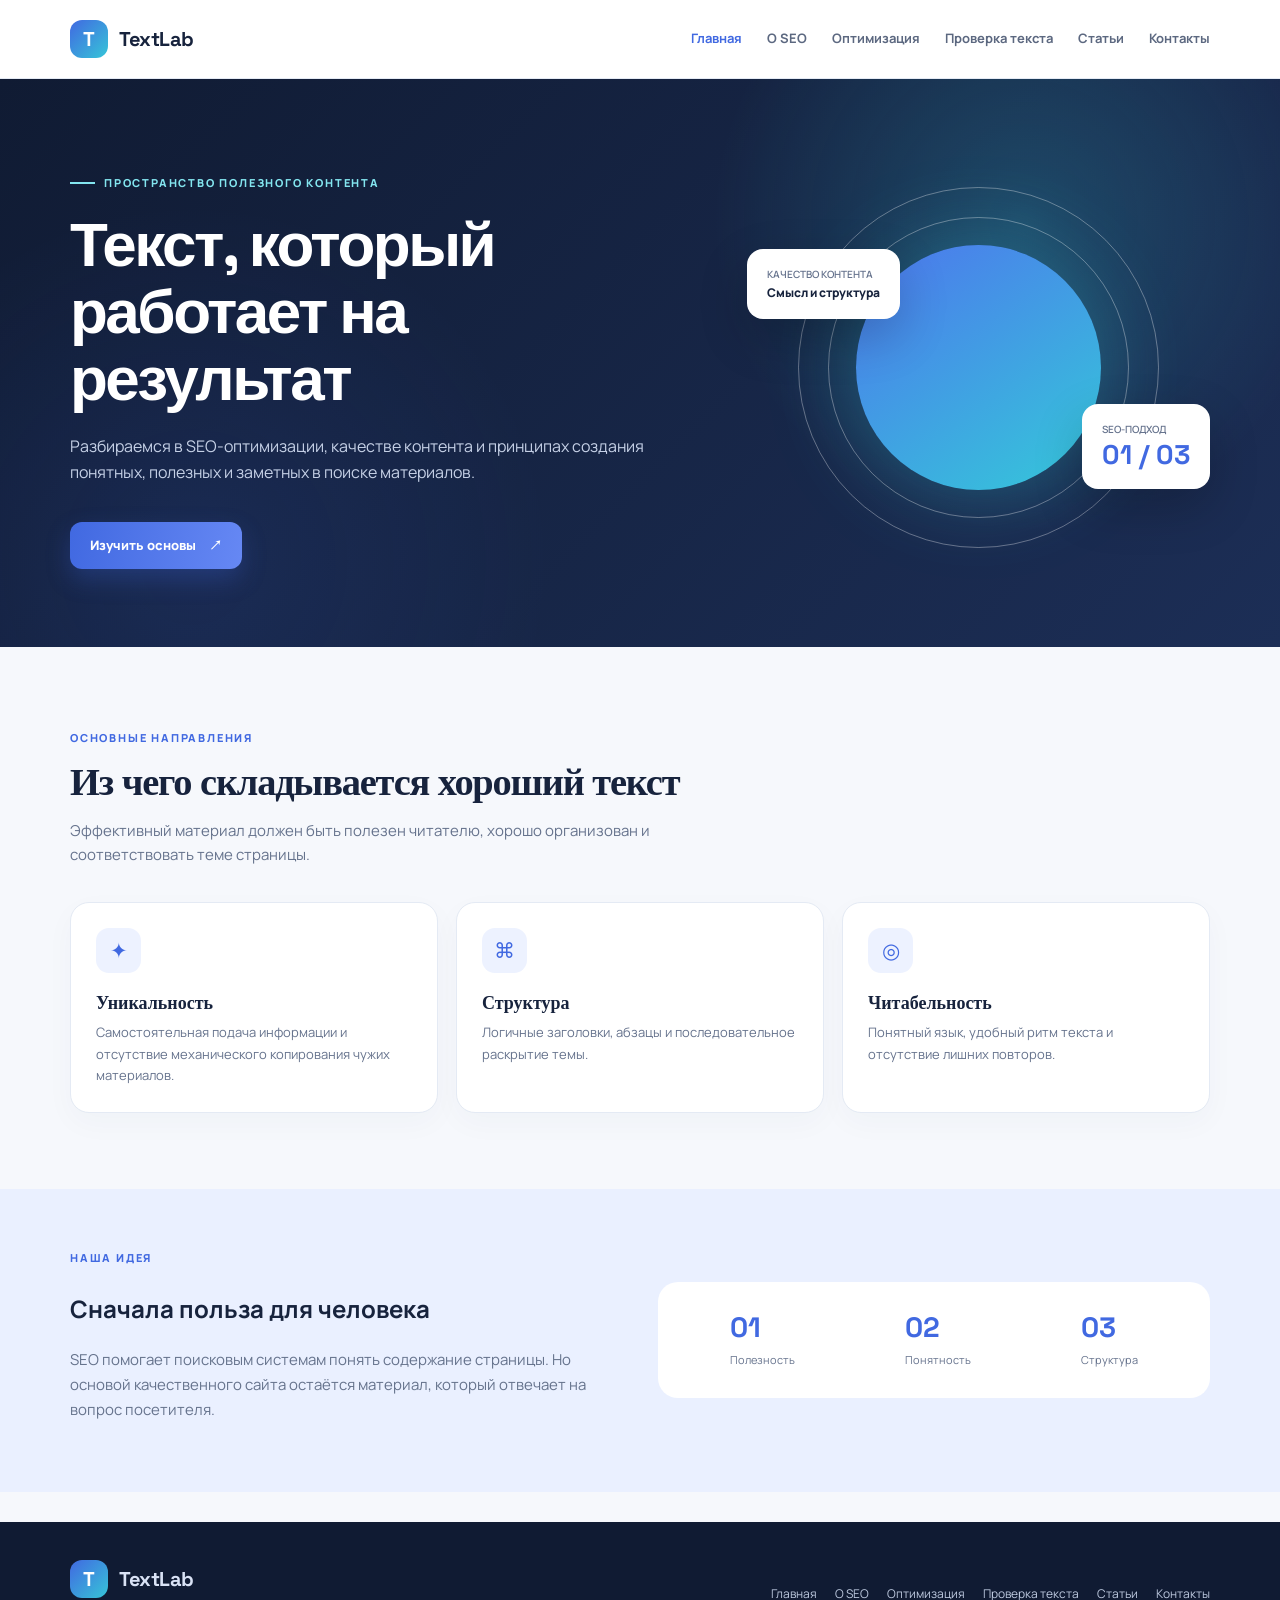
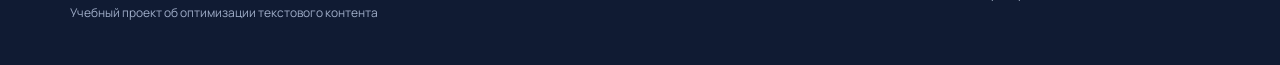
<file: index.html>
<!doctype html>
<html lang="ru"><head><meta charset="utf-8"><meta name="viewport" content="width=device-width, initial-scale=1"><meta name="description" content="Учебный сайт о SEO-оптимизации и качестве текстов"><title>Главная — TextLab</title><link rel="stylesheet" href="style.css"></head>
<body><header><div class="container nav"><a class="brand" href="index.html"><span class="brand-mark">T</span>TextLab</a><nav class="nav-links"><a class="active" href="index.html">Главная</a><a class="" href="about.html">О SEO</a><a class="" href="optimization.html">Оптимизация</a><a class="" href="checking.html">Проверка текста</a><a class="" href="articles.html">Статьи</a><a class="" href="contacts.html">Контакты</a></nav></div></header>
<main>
<section class="hero"><div class="container hero-grid"><div><span class="eyebrow">Пространство полезного контента</span><h1>Текст, который<br>работает на результат</h1><p>Разбираемся в SEO-оптимизации, качестве контента и принципах создания понятных, полезных и заметных в поиске материалов.</p><a class="btn" href="optimization.html">Изучить основы <span>　↗</span></a></div><div class="hero-art"><div class="orb"></div><div class="float-card fc1"><span>КАЧЕСТВО КОНТЕНТА</span>Смысл и структура</div><div class="float-card fc2"><span>SEO-ПОДХОД</span><b class="stat">01 / 03</b></div></div></div></section>
<section class="section"><div class="container"><div class="section-head"><span class="kicker">Основные направления</span><h2>Из чего складывается хороший текст</h2><p class="lead">Эффективный материал должен быть полезен читателю, хорошо организован и соответствовать теме страницы.</p></div><div class="cards">
<div class="card"><div class="icon">✦</div><h3>Уникальность</h3><p>Самостоятельная подача информации и отсутствие механического копирования чужих материалов.</p></div>
<div class="card"><div class="icon">⌘</div><h3>Структура</h3><p>Логичные заголовки, абзацы и последовательное раскрытие темы.</p></div>
<div class="card"><div class="icon">◎</div><h3>Читабельность</h3><p>Понятный язык, удобный ритм текста и отсутствие лишних повторов.</p></div></div></div></section>
<section class="band"><div class="container band-grid"><div><span class="kicker">Наша идея</span><h2>Сначала польза для человека</h2><p class="lead">SEO помогает поисковым системам понять содержание страницы. Но основой качественного сайта остаётся материал, который отвечает на вопрос посетителя.</p></div><div class="metric-box"><div class="metric"><strong>01</strong><span>Полезность</span></div><div class="metric"><strong>02</strong><span>Понятность</span></div><div class="metric"><strong>03</strong><span>Структура</span></div></div></div></section>
</main><footer><div class="container footer-row"><div><a class="brand" href="index.html"><span class="brand-mark">T</span>TextLab</a><p>Учебный проект об оптимизации текстового контента</p></div><div class="footer-links"><a href="index.html">Главная</a><a href="about.html">О SEO</a><a href="optimization.html">Оптимизация</a><a href="checking.html">Проверка текста</a><a href="articles.html">Статьи</a><a href="contacts.html">Контакты</a></div></div></footer></body></html>
</file>
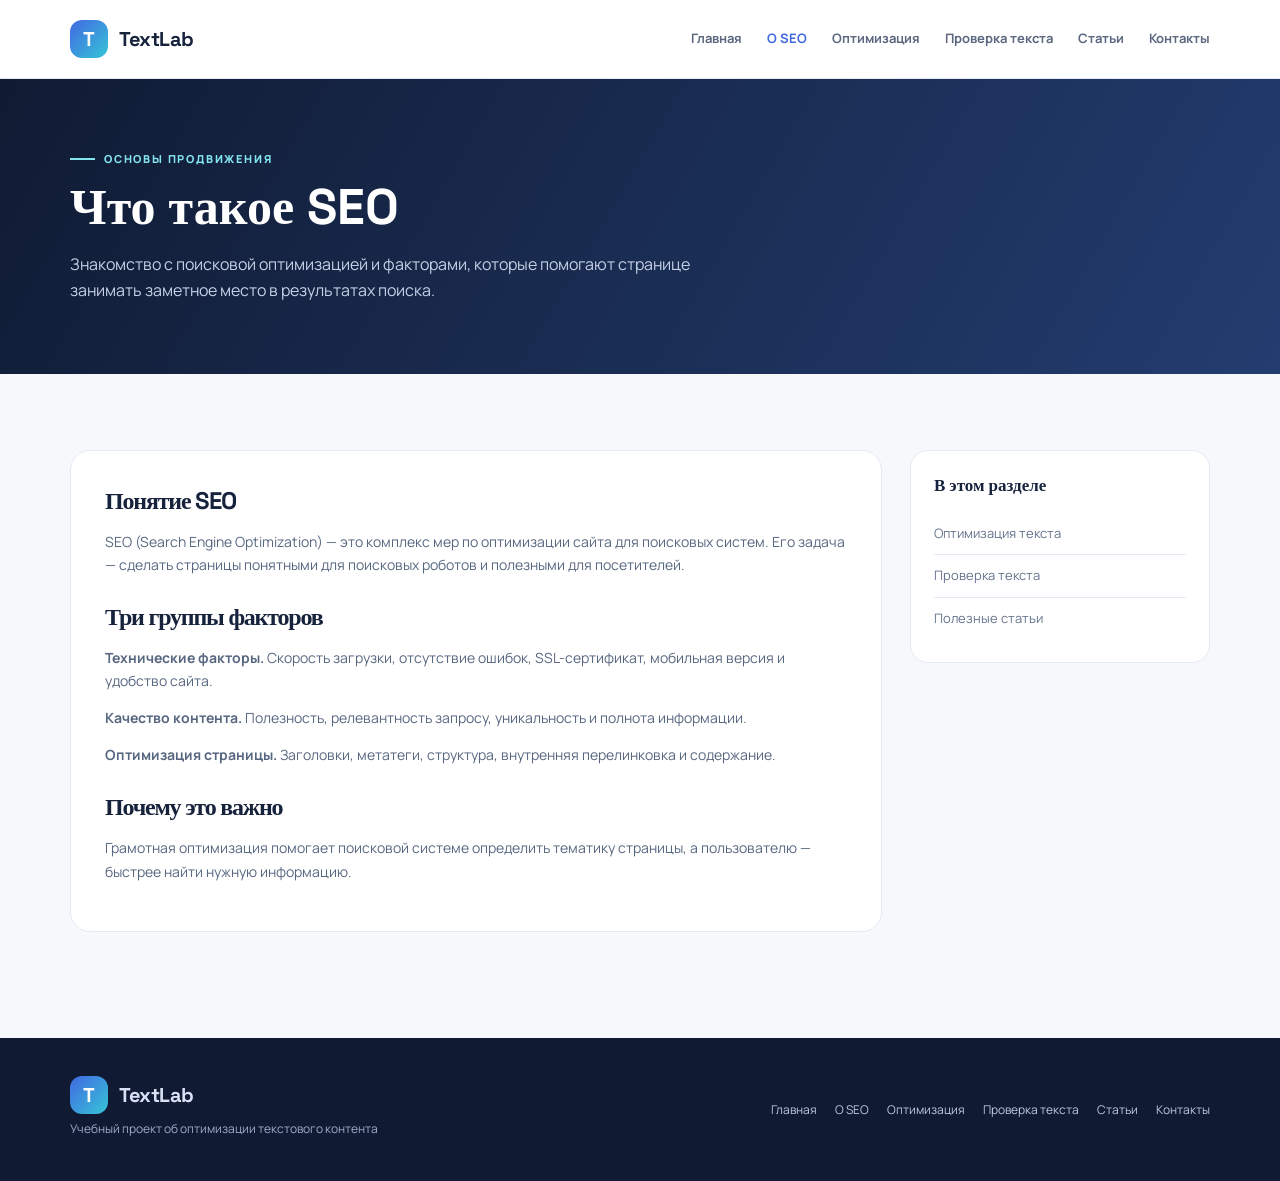
<file: about.html>
<!doctype html>
<html lang="ru"><head><meta charset="utf-8"><meta name="viewport" content="width=device-width, initial-scale=1"><meta name="description" content="Учебный сайт о SEO-оптимизации и качестве текстов"><title>О SEO — TextLab</title><link rel="stylesheet" href="style.css"></head>
<body><header><div class="container nav"><a class="brand" href="index.html"><span class="brand-mark">T</span>TextLab</a><nav class="nav-links"><a class="" href="index.html">Главная</a><a class="active" href="about.html">О SEO</a><a class="" href="optimization.html">Оптимизация</a><a class="" href="checking.html">Проверка текста</a><a class="" href="articles.html">Статьи</a><a class="" href="contacts.html">Контакты</a></nav></div></header>
<main>
<section class="page-hero"><div class="container"><span class="eyebrow">Основы продвижения</span><h1>Что такое SEO</h1><p>Знакомство с поисковой оптимизацией и факторами, которые помогают странице занимать заметное место в результатах поиска.</p></div></section>
<section class="section"><div class="container content-grid"><article class="article"><h2>Понятие SEO</h2><p>SEO (Search Engine Optimization) — это комплекс мер по оптимизации сайта для поисковых систем. Его задача — сделать страницы понятными для поисковых роботов и полезными для посетителей.</p><h2>Три группы факторов</h2><p><b>Технические факторы.</b> Скорость загрузки, отсутствие ошибок, SSL-сертификат, мобильная версия и удобство сайта.</p><p><b>Качество контента.</b> Полезность, релевантность запросу, уникальность и полнота информации.</p><p><b>Оптимизация страницы.</b> Заголовки, метатеги, структура, внутренняя перелинковка и содержание.</p><h2>Почему это важно</h2><p>Грамотная оптимизация помогает поисковой системе определить тематику страницы, а пользователю — быстрее найти нужную информацию.</p></article><aside class="side"><h3>В этом разделе</h3><a href="optimization.html">Оптимизация текста</a><a href="checking.html">Проверка текста</a><a href="articles.html">Полезные статьи</a></aside></div></section>
</main><footer><div class="container footer-row"><div><a class="brand" href="index.html"><span class="brand-mark">T</span>TextLab</a><p>Учебный проект об оптимизации текстового контента</p></div><div class="footer-links"><a href="index.html">Главная</a><a href="about.html">О SEO</a><a href="optimization.html">Оптимизация</a><a href="checking.html">Проверка текста</a><a href="articles.html">Статьи</a><a href="contacts.html">Контакты</a></div></div></footer></body></html>
</file>
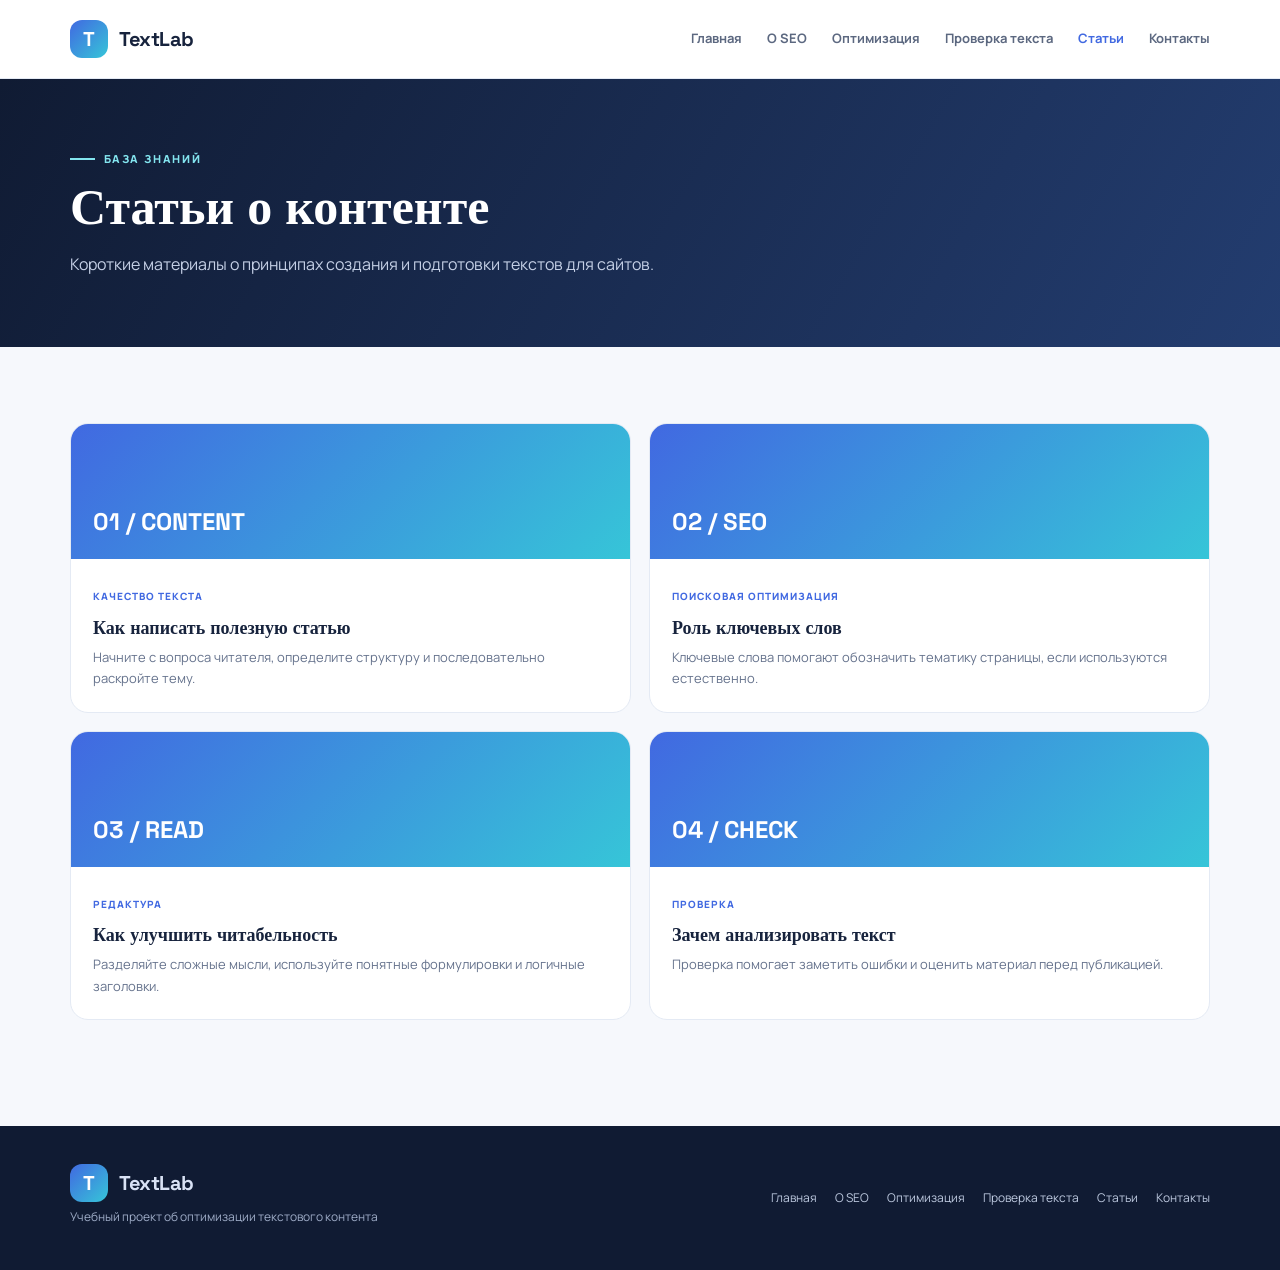
<file: articles.html>
<!doctype html>
<html lang="ru"><head><meta charset="utf-8"><meta name="viewport" content="width=device-width, initial-scale=1"><meta name="description" content="Учебный сайт о SEO-оптимизации и качестве текстов"><title>Статьи — TextLab</title><link rel="stylesheet" href="style.css"></head>
<body><header><div class="container nav"><a class="brand" href="index.html"><span class="brand-mark">T</span>TextLab</a><nav class="nav-links"><a class="" href="index.html">Главная</a><a class="" href="about.html">О SEO</a><a class="" href="optimization.html">Оптимизация</a><a class="" href="checking.html">Проверка текста</a><a class="active" href="articles.html">Статьи</a><a class="" href="contacts.html">Контакты</a></nav></div></header>
<main>
<section class="page-hero"><div class="container"><span class="eyebrow">База знаний</span><h1>Статьи о контенте</h1><p>Короткие материалы о принципах создания и подготовки текстов для сайтов.</p></div></section>
<section class="section"><div class="container"><div class="article-list">
<article class="article-card"><div class="article-cover">01 / CONTENT</div><div class="article-body"><small>Качество текста</small><h3>Как написать полезную статью</h3><p>Начните с вопроса читателя, определите структуру и последовательно раскройте тему.</p></div></article>
<article class="article-card"><div class="article-cover">02 / SEO</div><div class="article-body"><small>Поисковая оптимизация</small><h3>Роль ключевых слов</h3><p>Ключевые слова помогают обозначить тематику страницы, если используются естественно.</p></div></article>
<article class="article-card"><div class="article-cover">03 / READ</div><div class="article-body"><small>Редактура</small><h3>Как улучшить читабельность</h3><p>Разделяйте сложные мысли, используйте понятные формулировки и логичные заголовки.</p></div></article>
<article class="article-card"><div class="article-cover">04 / CHECK</div><div class="article-body"><small>Проверка</small><h3>Зачем анализировать текст</h3><p>Проверка помогает заметить ошибки и оценить материал перед публикацией.</p></div></article>
</div></div></section>
</main><footer><div class="container footer-row"><div><a class="brand" href="index.html"><span class="brand-mark">T</span>TextLab</a><p>Учебный проект об оптимизации текстового контента</p></div><div class="footer-links"><a href="index.html">Главная</a><a href="about.html">О SEO</a><a href="optimization.html">Оптимизация</a><a href="checking.html">Проверка текста</a><a href="articles.html">Статьи</a><a href="contacts.html">Контакты</a></div></div></footer></body></html>
</file>
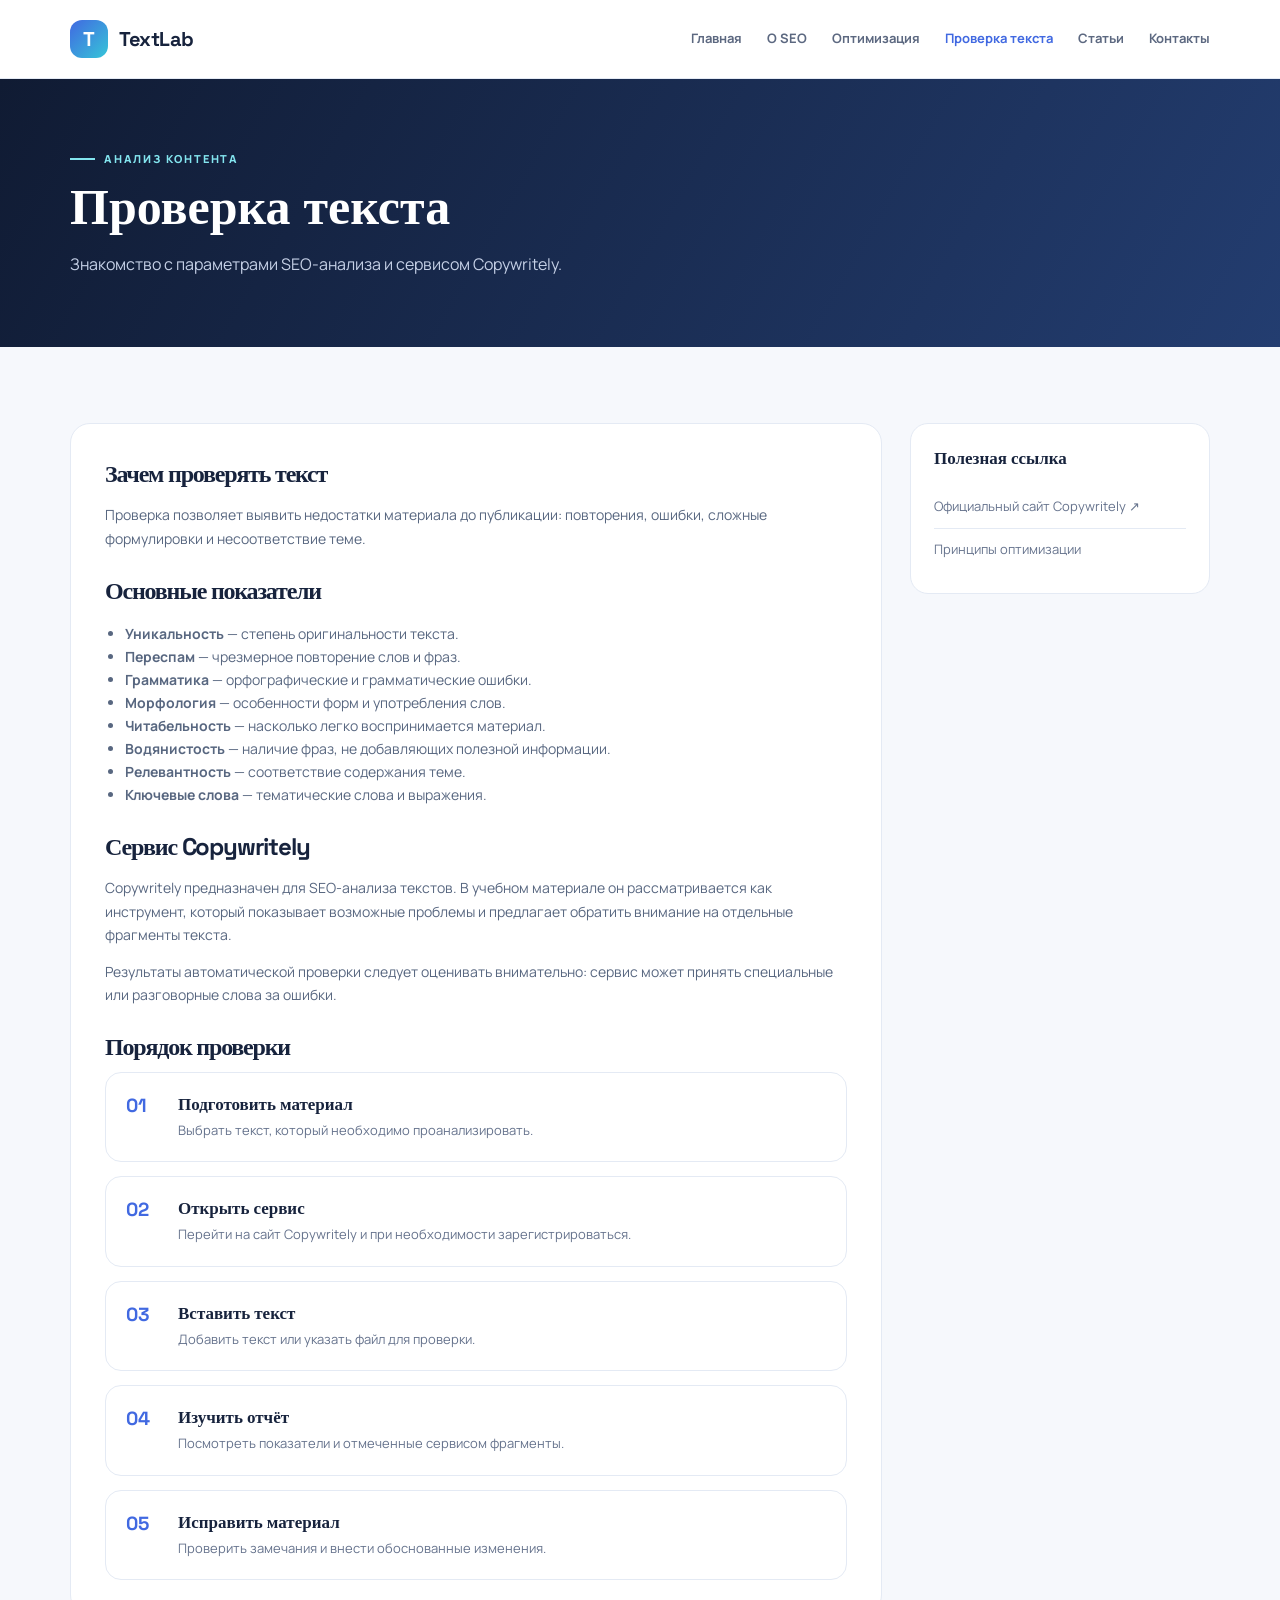
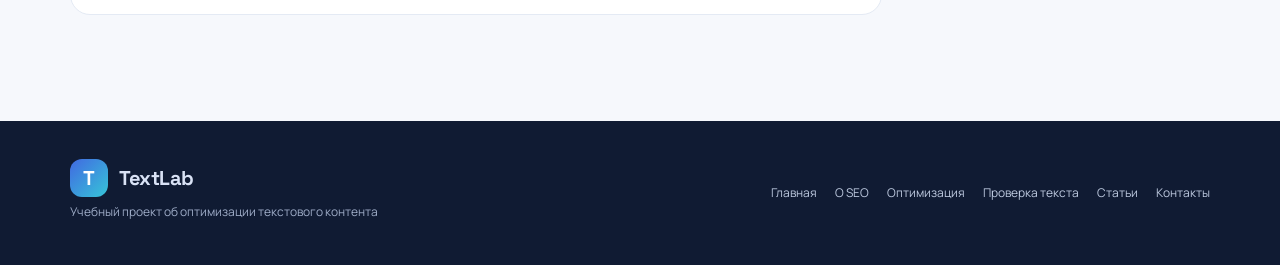
<file: checking.html>
<!doctype html>
<html lang="ru"><head><meta charset="utf-8"><meta name="viewport" content="width=device-width, initial-scale=1"><meta name="description" content="Учебный сайт о SEO-оптимизации и качестве текстов"><title>Проверка текста — TextLab</title><link rel="stylesheet" href="style.css"></head>
<body><header><div class="container nav"><a class="brand" href="index.html"><span class="brand-mark">T</span>TextLab</a><nav class="nav-links"><a class="" href="index.html">Главная</a><a class="" href="about.html">О SEO</a><a class="" href="optimization.html">Оптимизация</a><a class="active" href="checking.html">Проверка текста</a><a class="" href="articles.html">Статьи</a><a class="" href="contacts.html">Контакты</a></nav></div></header>
<main>
<section class="page-hero"><div class="container"><span class="eyebrow">Анализ контента</span><h1>Проверка текста</h1><p>Знакомство с параметрами SEO-анализа и сервисом Copywritely.</p></div></section>
<section class="section"><div class="container content-grid"><article class="article"><h2>Зачем проверять текст</h2><p>Проверка позволяет выявить недостатки материала до публикации: повторения, ошибки, сложные формулировки и несоответствие теме.</p><h2>Основные показатели</h2><ul><li><b>Уникальность</b> — степень оригинальности текста.</li><li><b>Переспам</b> — чрезмерное повторение слов и фраз.</li><li><b>Грамматика</b> — орфографические и грамматические ошибки.</li><li><b>Морфология</b> — особенности форм и употребления слов.</li><li><b>Читабельность</b> — насколько легко воспринимается материал.</li><li><b>Водянистость</b> — наличие фраз, не добавляющих полезной информации.</li><li><b>Релевантность</b> — соответствие содержания теме.</li><li><b>Ключевые слова</b> — тематические слова и выражения.</li></ul><h2>Сервис Copywritely</h2><p>Copywritely предназначен для SEO-анализа текстов. В учебном материале он рассматривается как инструмент, который показывает возможные проблемы и предлагает обратить внимание на отдельные фрагменты текста.</p><p>Результаты автоматической проверки следует оценивать внимательно: сервис может принять специальные или разговорные слова за ошибки.</p><h2>Порядок проверки</h2><div class="steps"><div class="step"><h3>Подготовить материал</h3><p>Выбрать текст, который необходимо проанализировать.</p></div><div class="step"><h3>Открыть сервис</h3><p>Перейти на сайт Copywritely и при необходимости зарегистрироваться.</p></div><div class="step"><h3>Вставить текст</h3><p>Добавить текст или указать файл для проверки.</p></div><div class="step"><h3>Изучить отчёт</h3><p>Посмотреть показатели и отмеченные сервисом фрагменты.</p></div><div class="step"><h3>Исправить материал</h3><p>Проверить замечания и внести обоснованные изменения.</p></div></div></article><aside class="side"><h3>Полезная ссылка</h3><a href="https://copywritely.com/" target="_blank" rel="noopener">Официальный сайт Copywritely ↗</a><a href="optimization.html">Принципы оптимизации</a></aside></div></section>
</main><footer><div class="container footer-row"><div><a class="brand" href="index.html"><span class="brand-mark">T</span>TextLab</a><p>Учебный проект об оптимизации текстового контента</p></div><div class="footer-links"><a href="index.html">Главная</a><a href="about.html">О SEO</a><a href="optimization.html">Оптимизация</a><a href="checking.html">Проверка текста</a><a href="articles.html">Статьи</a><a href="contacts.html">Контакты</a></div></div></footer></body></html>
</file>
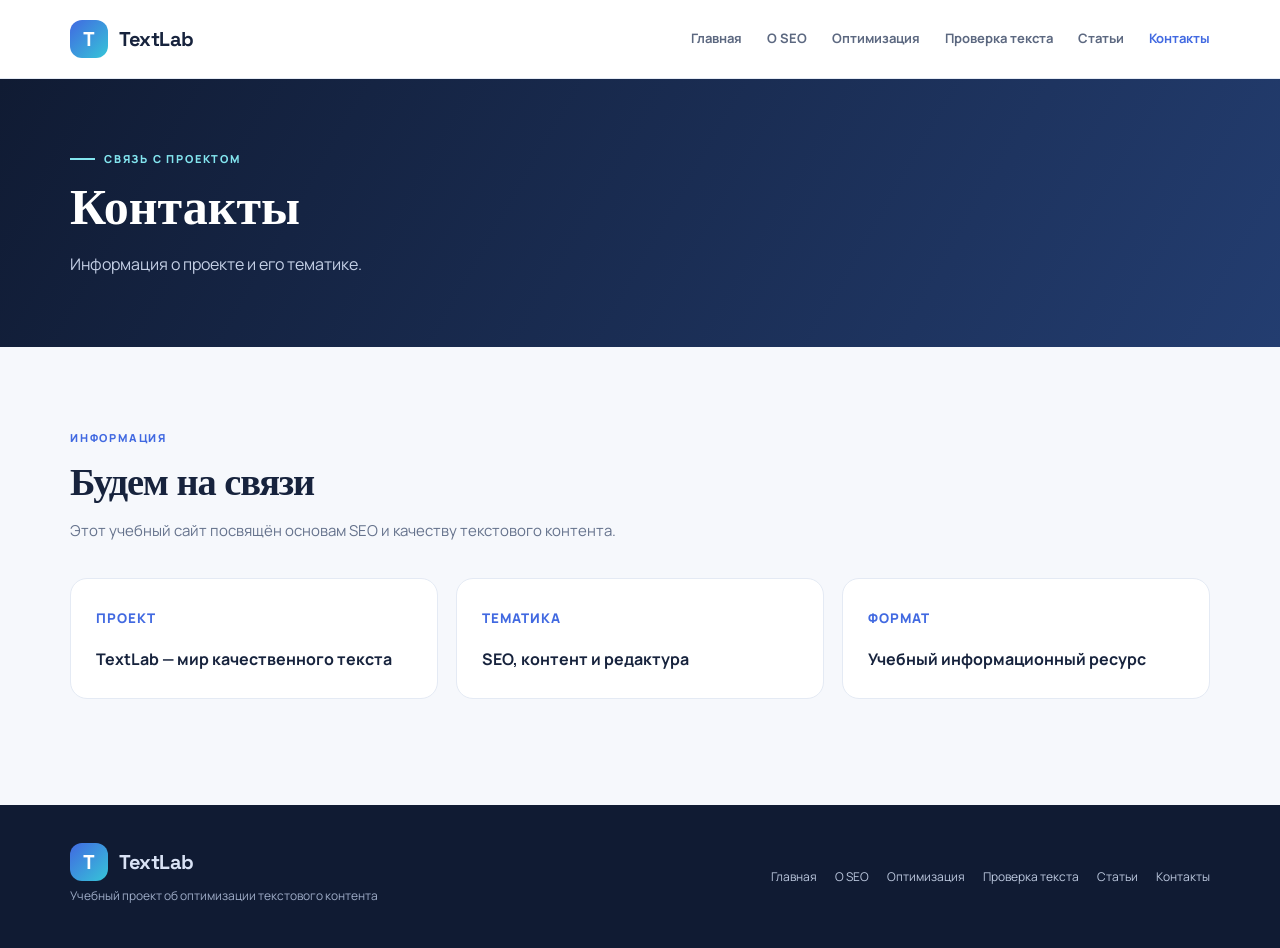
<file: contacts.html>
<!doctype html>
<html lang="ru"><head><meta charset="utf-8"><meta name="viewport" content="width=device-width, initial-scale=1"><meta name="description" content="Учебный сайт о SEO-оптимизации и качестве текстов"><title>Контакты — TextLab</title><link rel="stylesheet" href="style.css"></head>
<body><header><div class="container nav"><a class="brand" href="index.html"><span class="brand-mark">T</span>TextLab</a><nav class="nav-links"><a class="" href="index.html">Главная</a><a class="" href="about.html">О SEO</a><a class="" href="optimization.html">Оптимизация</a><a class="" href="checking.html">Проверка текста</a><a class="" href="articles.html">Статьи</a><a class="active" href="contacts.html">Контакты</a></nav></div></header>
<main>
<section class="page-hero"><div class="container"><span class="eyebrow">Связь с проектом</span><h1>Контакты</h1><p>Информация о проекте и его тематике.</p></div></section>
<section class="section"><div class="container"><div class="section-head"><span class="kicker">Информация</span><h2>Будем на связи</h2><p class="lead">Этот учебный сайт посвящён основам SEO и качеству текстового контента.</p></div><div class="contact-grid"><div class="contact-item"><small>Проект</small><p>TextLab — мир качественного текста</p></div><div class="contact-item"><small>Тематика</small><p>SEO, контент и редактура</p></div><div class="contact-item"><small>Формат</small><p>Учебный информационный ресурс</p></div></div></div></section>
</main><footer><div class="container footer-row"><div><a class="brand" href="index.html"><span class="brand-mark">T</span>TextLab</a><p>Учебный проект об оптимизации текстового контента</p></div><div class="footer-links"><a href="index.html">Главная</a><a href="about.html">О SEO</a><a href="optimization.html">Оптимизация</a><a href="checking.html">Проверка текста</a><a href="articles.html">Статьи</a><a href="contacts.html">Контакты</a></div></div></footer></body></html>
</file>
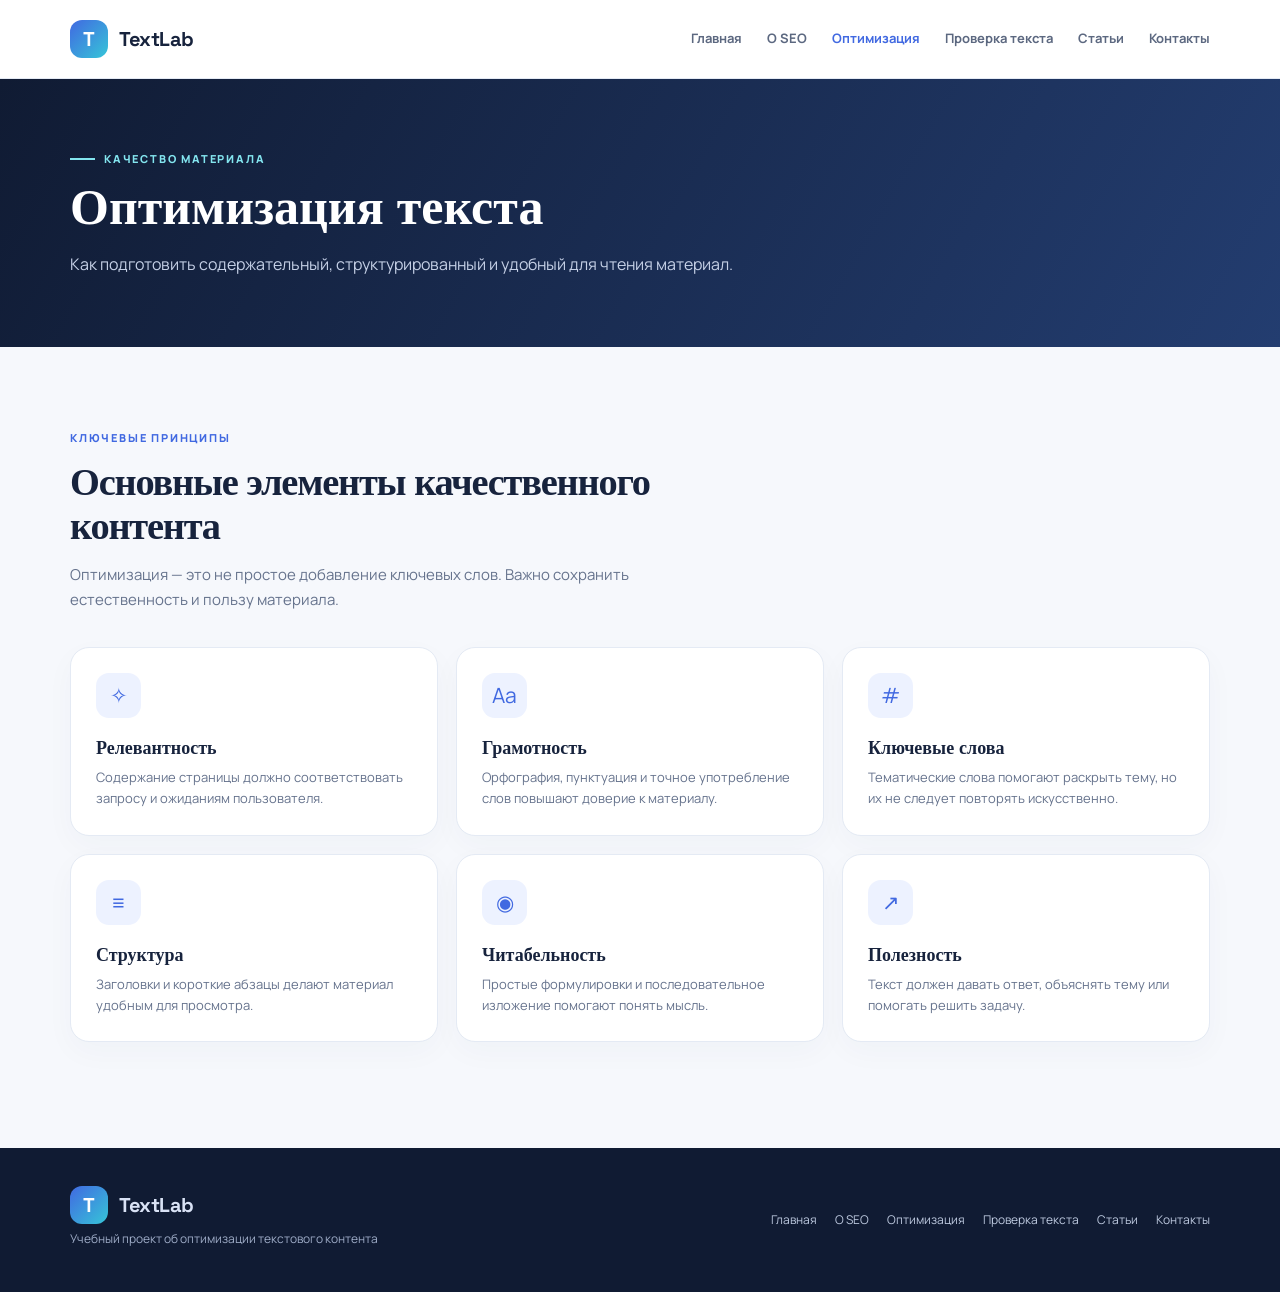
<file: optimization.html>
<!doctype html>
<html lang="ru"><head><meta charset="utf-8"><meta name="viewport" content="width=device-width, initial-scale=1"><meta name="description" content="Учебный сайт о SEO-оптимизации и качестве текстов"><title>Оптимизация текста — TextLab</title><link rel="stylesheet" href="style.css"></head>
<body><header><div class="container nav"><a class="brand" href="index.html"><span class="brand-mark">T</span>TextLab</a><nav class="nav-links"><a class="" href="index.html">Главная</a><a class="" href="about.html">О SEO</a><a class="active" href="optimization.html">Оптимизация</a><a class="" href="checking.html">Проверка текста</a><a class="" href="articles.html">Статьи</a><a class="" href="contacts.html">Контакты</a></nav></div></header>
<main>
<section class="page-hero"><div class="container"><span class="eyebrow">Качество материала</span><h1>Оптимизация текста</h1><p>Как подготовить содержательный, структурированный и удобный для чтения материал.</p></div></section>
<section class="section"><div class="container"><div class="section-head"><span class="kicker">Ключевые принципы</span><h2>Основные элементы качественного контента</h2><p class="lead">Оптимизация — это не простое добавление ключевых слов. Важно сохранить естественность и пользу материала.</p></div><div class="cards">
<div class="card"><div class="icon">✧</div><h3>Релевантность</h3><p>Содержание страницы должно соответствовать запросу и ожиданиям пользователя.</p></div>
<div class="card"><div class="icon">Aa</div><h3>Грамотность</h3><p>Орфография, пунктуация и точное употребление слов повышают доверие к материалу.</p></div>
<div class="card"><div class="icon">#</div><h3>Ключевые слова</h3><p>Тематические слова помогают раскрыть тему, но их не следует повторять искусственно.</p></div>
<div class="card"><div class="icon">≡</div><h3>Структура</h3><p>Заголовки и короткие абзацы делают материал удобным для просмотра.</p></div>
<div class="card"><div class="icon">◉</div><h3>Читабельность</h3><p>Простые формулировки и последовательное изложение помогают понять мысль.</p></div>
<div class="card"><div class="icon">↗</div><h3>Полезность</h3><p>Текст должен давать ответ, объяснять тему или помогать решить задачу.</p></div></div></div></section>
</main><footer><div class="container footer-row"><div><a class="brand" href="index.html"><span class="brand-mark">T</span>TextLab</a><p>Учебный проект об оптимизации текстового контента</p></div><div class="footer-links"><a href="index.html">Главная</a><a href="about.html">О SEO</a><a href="optimization.html">Оптимизация</a><a href="checking.html">Проверка текста</a><a href="articles.html">Статьи</a><a href="contacts.html">Контакты</a></div></div></footer></body></html>
</file>
<file: style.css>
@import url('https://fonts.googleapis.com/css2?family=Manrope:wght@400;500;600;700;800&family=Space+Grotesk:wght@500;600;700&display=swap');
:root{--bg:#f6f8fc;--ink:#17233d;--muted:#66738d;--blue:#4169e1;--cyan:#36c5d8;--line:#e4eaf4;--white:#fff;--dark:#101b33}
*{box-sizing:border-box}html{scroll-behavior:smooth}body{margin:0;background:var(--bg);color:var(--ink);font-family:Manrope,Arial,sans-serif;line-height:1.65}a{color:inherit;text-decoration:none}.container{width:min(1140px,calc(100% - 40px));margin:auto}
header{position:sticky;top:0;z-index:5;background:rgba(255,255,255,.92);backdrop-filter:blur(14px);border-bottom:1px solid var(--line)}
.nav{min-height:78px;display:flex;align-items:center;justify-content:space-between;gap:24px}.brand{display:flex;align-items:center;gap:11px;font:700 20px 'Space Grotesk',sans-serif;letter-spacing:-.5px}.brand-mark{width:38px;height:38px;border-radius:12px;background:linear-gradient(135deg,var(--blue),var(--cyan));display:grid;place-items:center;color:#fff;font-weight:800}.nav-links{display:flex;gap:25px;align-items:center;flex-wrap:wrap}.nav-links a{font-size:13px;font-weight:700;color:#5c6880}.nav-links a:hover,.nav-links a.active{color:var(--blue)}
.hero{padding:86px 0 78px;background:radial-gradient(circle at 80% 25%,rgba(54,197,216,.22),transparent 28%),radial-gradient(circle at 15% 85%,rgba(65,105,225,.12),transparent 30%),linear-gradient(135deg,#101b33,#1c2e56);color:white;overflow:hidden}.hero-grid{display:grid;grid-template-columns:1.15fr .85fr;gap:50px;align-items:center}.eyebrow{display:inline-flex;gap:9px;align-items:center;text-transform:uppercase;letter-spacing:1.8px;font-size:11px;font-weight:800;color:#83e5ef}.eyebrow:before{content:"";width:25px;height:2px;background:currentColor}.hero h1{font:700 clamp(38px,5vw,62px)/1.08 'Space Grotesk',sans-serif;letter-spacing:-2.5px;margin:20px 0}.hero p{color:#c5d0e6;max-width:590px;font-size:16px}.btn{display:inline-flex;margin-top:20px;padding:13px 20px;border-radius:12px;background:linear-gradient(100deg,var(--blue),#6688f4);color:white;font-size:13px;font-weight:800;box-shadow:0 10px 25px #4169e144}.hero-art{min-height:300px;position:relative;display:grid;place-items:center}.orb{width:245px;height:245px;border-radius:50%;background:linear-gradient(145deg,#4d76ed,#34c9d9);box-shadow:0 0 90px #36c5d855;position:relative}.orb:before,.orb:after{content:"";position:absolute;border:1px solid #ffffff55;border-radius:50%;inset:-28px}.orb:after{inset:-58px}.float-card{position:absolute;background:#fff;color:var(--ink);padding:17px 20px;border-radius:16px;box-shadow:0 18px 50px #0003;font-size:12px;font-weight:800}.float-card span{display:block;color:var(--muted);font-size:10px;font-weight:600}.fc1{top:32px;left:0}.fc2{right:0;bottom:28px}.stat{font:700 27px 'Space Grotesk';color:var(--blue)}
.section{padding:76px 0}.section-head{max-width:650px;margin-bottom:34px}.kicker{color:var(--blue);font-size:11px;font-weight:800;text-transform:uppercase;letter-spacing:1.8px}.section h2{font:700 clamp(28px,3vw,40px)/1.15 'Space Grotesk';letter-spacing:-1.2px;margin:10px 0 13px}.lead{color:var(--muted);font-size:15px}.cards{display:grid;grid-template-columns:repeat(3,1fr);gap:18px}.card{background:white;border:1px solid var(--line);border-radius:19px;padding:25px;box-shadow:0 10px 30px #20365b08}.icon{width:45px;height:45px;border-radius:13px;background:#edf2ff;color:var(--blue);display:grid;place-items:center;font-size:21px;margin-bottom:18px}.card h3{font:700 18px 'Space Grotesk';margin:0 0 8px}.card p{font-size:13px;color:var(--muted);margin:0}.band{background:#eaf0ff;padding:54px 0}.band-grid{display:grid;grid-template-columns:1fr 1fr;gap:35px;align-items:center}.metric-box{background:white;border-radius:20px;padding:27px;display:flex;justify-content:space-around;gap:20px}.metric strong{display:block;font:700 28px 'Space Grotesk';color:var(--blue)}.metric span{font-size:11px;color:var(--muted)}
.page-hero{padding:62px 0 54px;background:linear-gradient(120deg,#101b33,#233d70);color:white}.page-hero h1{font:700 clamp(34px,4vw,50px)/1.1 'Space Grotesk';margin:12px 0}.page-hero p{color:#c5d0e6;max-width:690px}.content-grid{display:grid;grid-template-columns:1fr 300px;gap:28px;align-items:start}.article{background:white;border:1px solid var(--line);border-radius:20px;padding:34px}.article h2{font:700 24px 'Space Grotesk';margin:25px 0 10px}.article h2:first-child{margin-top:0}.article p,.article li{color:#586780;font-size:14px}.article ul{padding-left:20px}.side{background:#fff;border:1px solid var(--line);border-radius:18px;padding:23px}.side h3{font:700 17px 'Space Grotesk';margin-top:0}.side a{display:block;padding:10px 0;border-bottom:1px solid var(--line);font-size:13px;color:var(--muted)}.side a:last-child{border:0}.steps{counter-reset:step;display:grid;gap:14px}.step{counter-increment:step;background:white;border:1px solid var(--line);border-radius:16px;padding:20px 22px 20px 72px;position:relative}.step:before{content:counter(step,decimal-leading-zero);position:absolute;left:20px;top:20px;color:var(--blue);font:700 19px 'Space Grotesk'}.step h3{margin:0 0 5px;font:700 17px 'Space Grotesk'}.step p{margin:0;color:var(--muted);font-size:13px}.article-list{display:grid;grid-template-columns:repeat(2,1fr);gap:18px}.article-card{background:#fff;border:1px solid var(--line);border-radius:18px;overflow:hidden}.article-cover{height:135px;background:linear-gradient(135deg,#4169e1,#36c5d8);padding:22px;color:white;font:700 24px 'Space Grotesk';display:flex;align-items:end}.article-body{padding:22px}.article-body small{color:var(--blue);font-weight:800;text-transform:uppercase;font-size:10px;letter-spacing:1px}.article-body h3{font:700 18px 'Space Grotesk';margin:8px 0}.article-body p{font-size:13px;color:var(--muted);margin:0}
.contact-grid{display:grid;grid-template-columns:repeat(3,1fr);gap:18px}.contact-item{padding:25px;background:white;border:1px solid var(--line);border-radius:17px}.contact-item small{color:var(--blue);font-weight:800;text-transform:uppercase;letter-spacing:1px}.contact-item p{font-weight:700;margin-bottom:0}
footer{background:var(--dark);color:#d9e2f5;padding:38px 0;margin-top:30px}.footer-row{display:flex;justify-content:space-between;gap:20px;align-items:center}.footer-row p{font-size:12px;color:#9eacc7;margin:5px 0}.footer-links{display:flex;gap:18px;flex-wrap:wrap}.footer-links a{font-size:12px;color:#bdc9df}
@media(max-width:800px){.nav{padding:15px 0;align-items:flex-start;flex-direction:column}.nav-links{gap:12px}.hero-grid,.band-grid,.content-grid{grid-template-columns:1fr}.hero{padding:60px 0}.hero-art{min-height:250px}.cards{grid-template-columns:1fr 1fr}.contact-grid{grid-template-columns:1fr}.side{order:-1}}
@media(max-width:540px){.container{width:min(100% - 28px,1140px)}.cards,.article-list{grid-template-columns:1fr}.article{padding:22px}.footer-row{align-items:flex-start;flex-direction:column}.nav-links{font-size:12px}}
</file>
